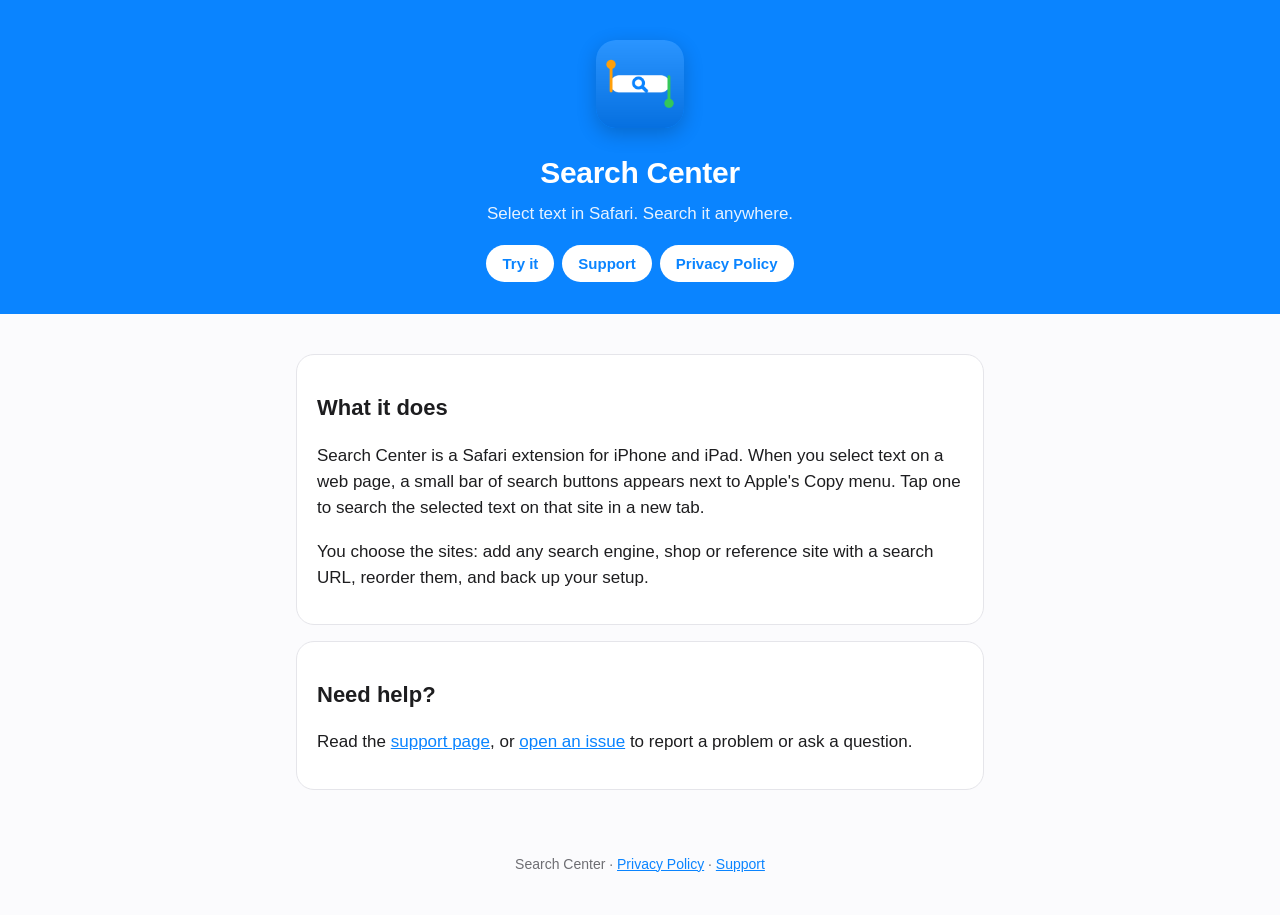
<file: index.html>
<!doctype html>
<html lang="en">
<head>
<meta charset="utf-8">
<meta name="viewport" content="width=device-width, initial-scale=1">
<title>Search Center</title>
<meta name="description" content="Search Center is a Safari extension for iPhone and iPad: select text and search it on any site.">
<link rel="icon" href="icon.png">
<link rel="stylesheet" href="style.css">
</head>
<body>
<header>
  <img src="icon.png" alt="">
  <h1>Search Center</h1>
  <p>Select text in Safari. Search it anywhere.</p>
  <nav><a href="try/">Try it</a><a href="support/">Support</a><a href="privacy/">Privacy Policy</a></nav>
</header>
<main>
  <div class="card">
    <h2>What it does</h2>
    <p>Search Center is a Safari extension for iPhone and iPad. When you select text on a web page, a small bar of search buttons appears next to Apple's Copy menu. Tap one to search the selected text on that site in a new tab.</p>
    <p>You choose the sites: add any search engine, shop or reference site with a search URL, reorder them, and back up your setup.</p>
  </div>
  <div class="card">
    <h2>Need help?</h2>
    <p>Read the <a href="support/">support page</a>, or <a href="https://github.com/NurvX/search-center/issues/new/choose">open an issue</a> to report a problem or ask a question.</p>
  </div>
</main>
<footer>Search Center · <a href="privacy/">Privacy Policy</a> · <a href="support/">Support</a></footer>
</body>
</html>
</file>
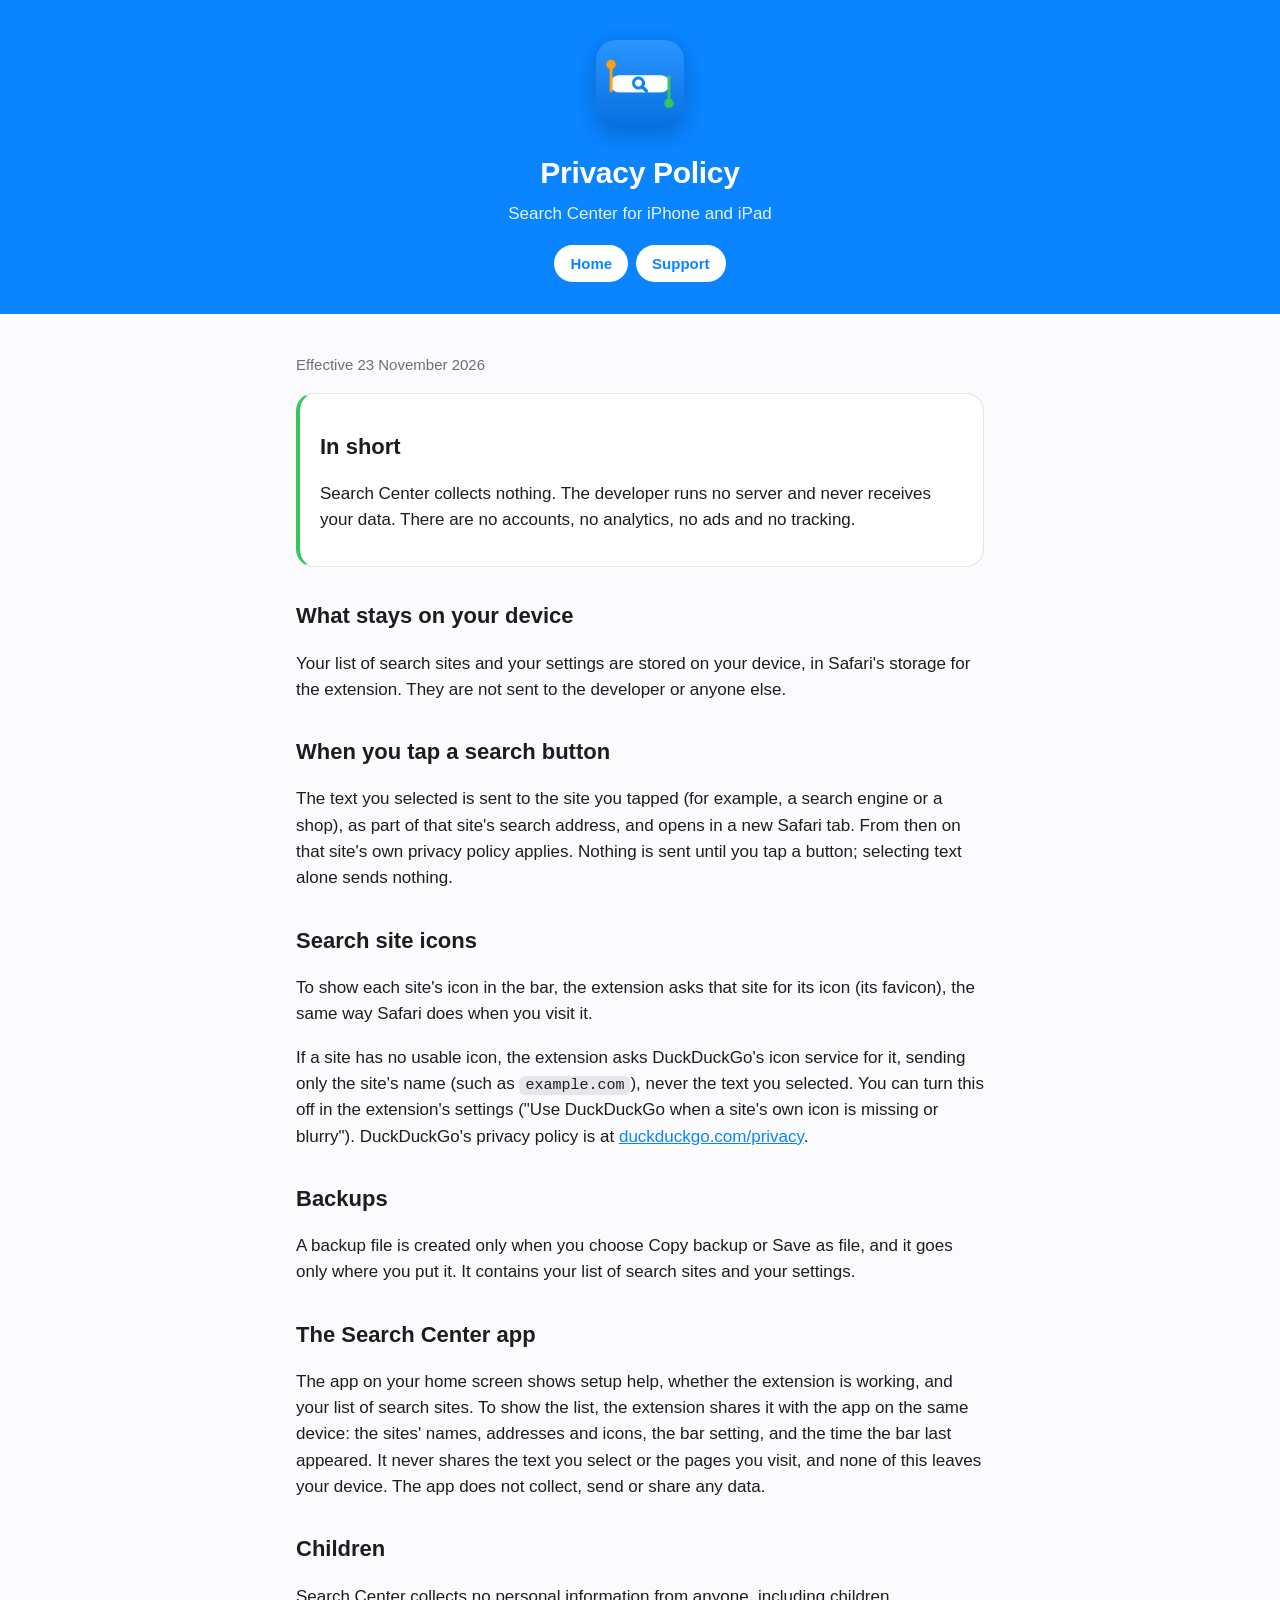
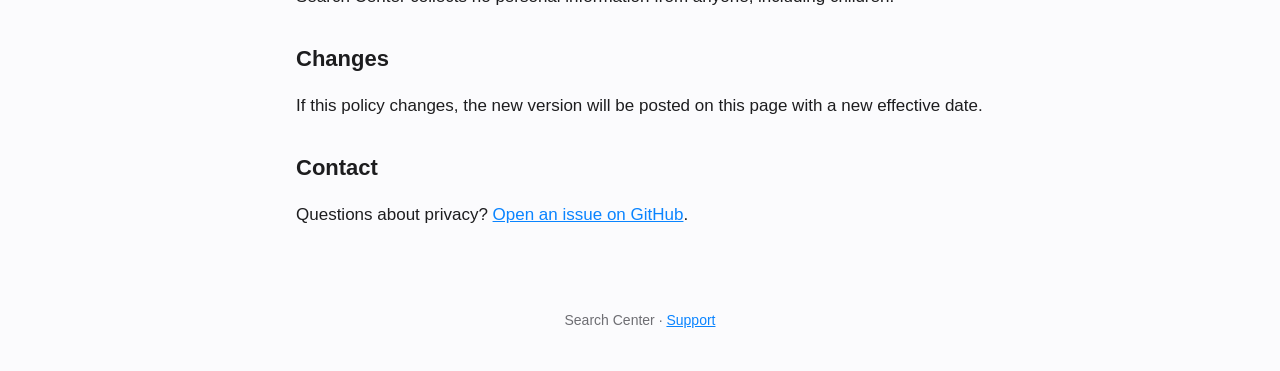
<file: privacy/index.html>
<!doctype html>
<html lang="en">
<head>
<meta charset="utf-8">
<meta name="viewport" content="width=device-width, initial-scale=1">
<title>Privacy Policy · Search Center</title>
<link rel="icon" href="../icon.png">
<link rel="stylesheet" href="../style.css">
</head>
<body>
<header>
  <img src="../icon.png" alt="">
  <h1>Privacy Policy</h1>
  <p>Search Center for iPhone and iPad</p>
  <nav><a href="../">Home</a><a href="../support/">Support</a></nav>
</header>
<main>
  <p class="meta">Effective 23 November 2026</p>

  <div class="card summary">
    <h2>In short</h2>
    <p>Search Center collects nothing. The developer runs no server and never receives your data. There are no accounts, no analytics, no ads and no tracking.</p>
  </div>

  <h2>What stays on your device</h2>
  <p>Your list of search sites and your settings are stored on your device, in Safari's storage for the extension. They are not sent to the developer or anyone else.</p>

  <h2>When you tap a search button</h2>
  <p>The text you selected is sent to the site you tapped (for example, a search engine or a shop), as part of that site's search address, and opens in a new Safari tab. From then on that site's own privacy policy applies. Nothing is sent until you tap a button; selecting text alone sends nothing.</p>

  <h2>Search site icons</h2>
  <p>To show each site's icon in the bar, the extension asks that site for its icon (its favicon), the same way Safari does when you visit it.</p>
  <p>If a site has no usable icon, the extension asks DuckDuckGo's icon service for it, sending only the site's name (such as <code>example.com</code>), never the text you selected. You can turn this off in the extension's settings ("Use DuckDuckGo when a site's own icon is missing or blurry"). DuckDuckGo's privacy policy is at <a href="https://duckduckgo.com/privacy">duckduckgo.com/privacy</a>.</p>

  <h2>Backups</h2>
  <p>A backup file is created only when you choose Copy backup or Save as file, and it goes only where you put it. It contains your list of search sites and your settings.</p>

  <h2>The Search Center app</h2>
  <p>The app on your home screen shows setup help, whether the extension is working, and your list of search sites. To show the list, the extension shares it with the app on the same device: the sites' names, addresses and icons, the bar setting, and the time the bar last appeared. It never shares the text you select or the pages you visit, and none of this leaves your device. The app does not collect, send or share any data.</p>

  <h2>Children</h2>
  <p>Search Center collects no personal information from anyone, including children.</p>

  <h2>Changes</h2>
  <p>If this policy changes, the new version will be posted on this page with a new effective date.</p>

  <h2>Contact</h2>
  <p>Questions about privacy? <a href="https://github.com/NurvX/search-center/issues/new/choose">Open an issue on GitHub</a>.</p>
</main>
<footer>Search Center · <a href="../support/">Support</a></footer>
</body>
</html>
</file>
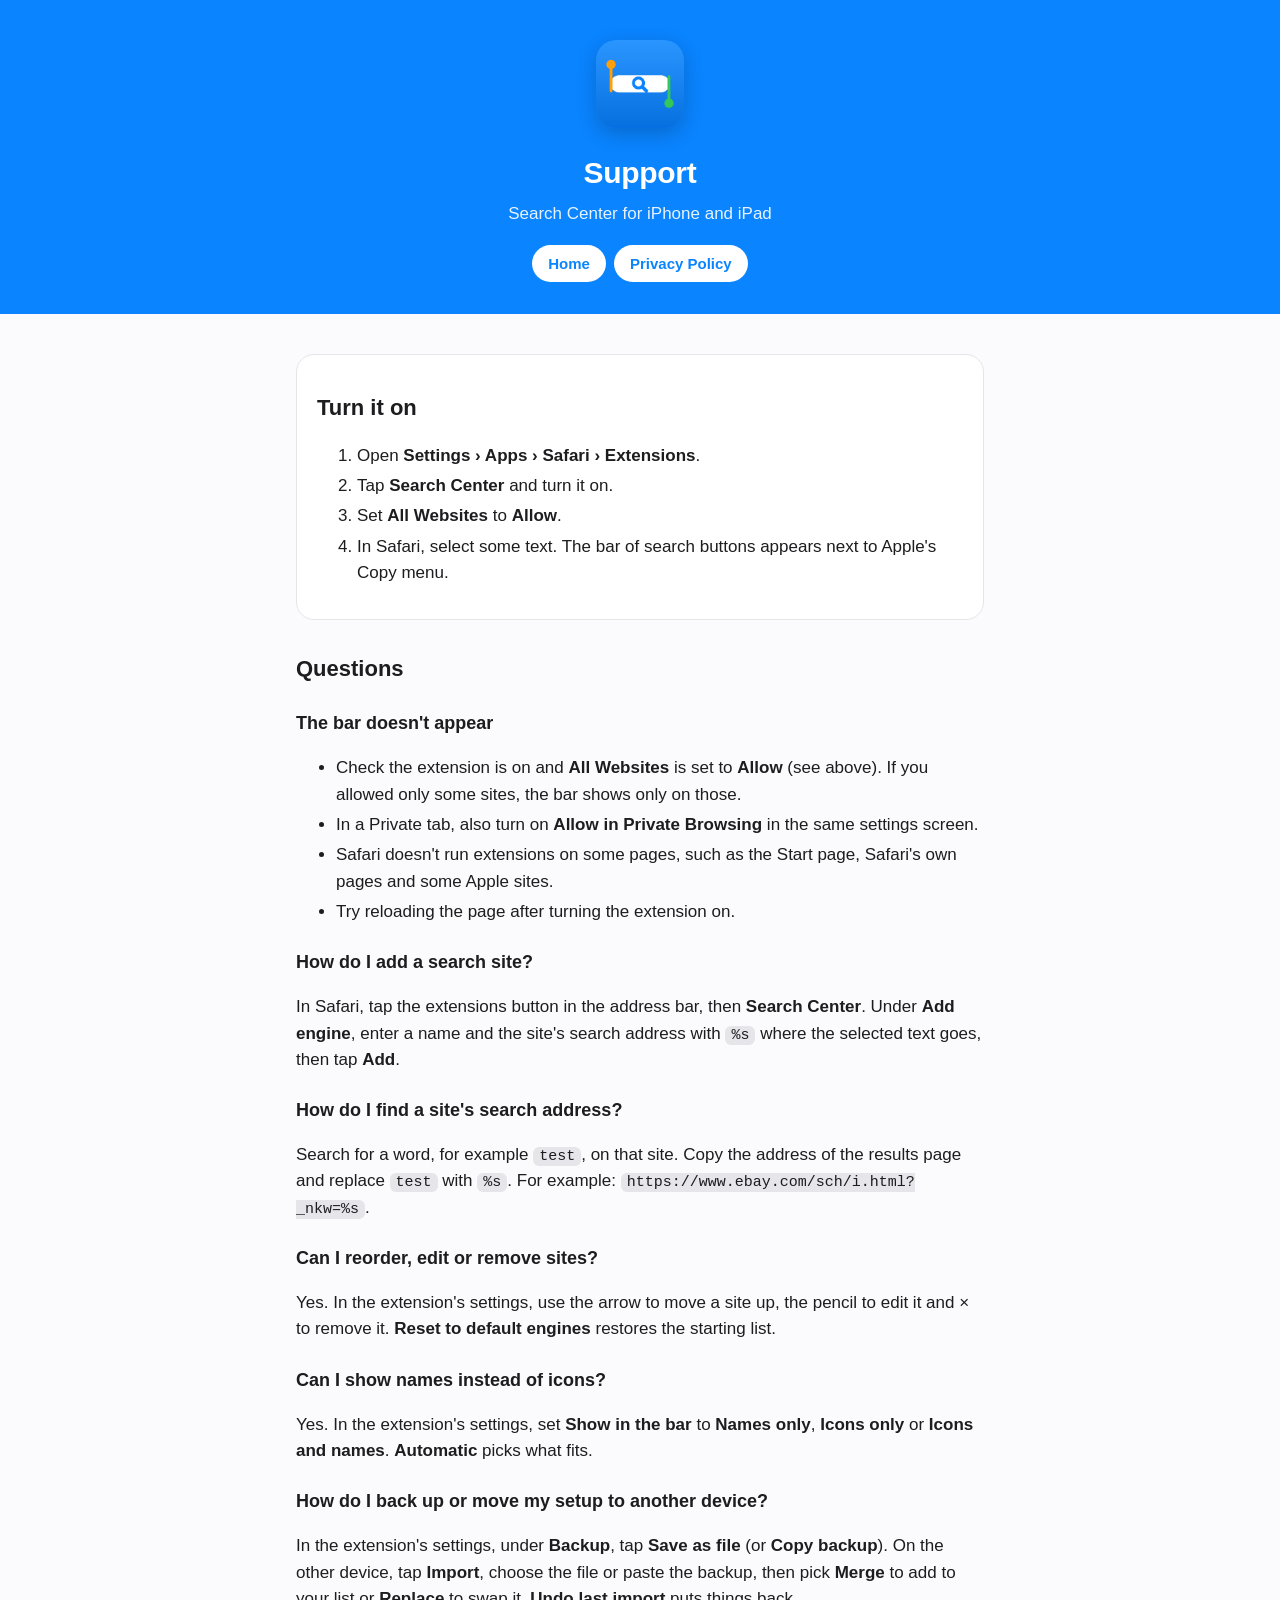
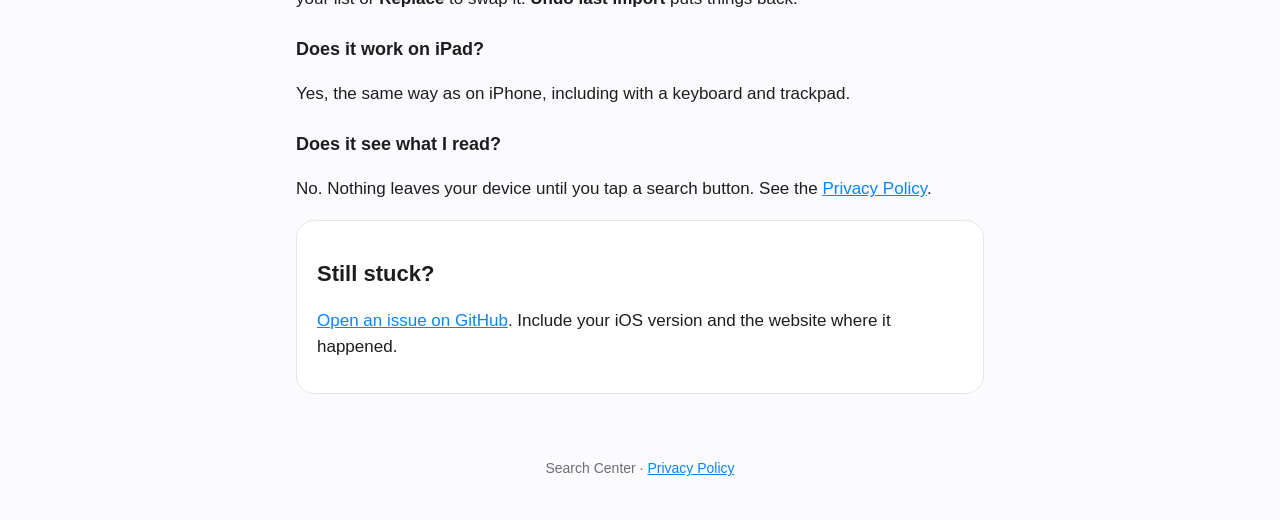
<file: support/index.html>
<!doctype html>
<html lang="en">
<head>
<meta charset="utf-8">
<meta name="viewport" content="width=device-width, initial-scale=1">
<title>Support · Search Center</title>
<link rel="icon" href="../icon.png">
<link rel="stylesheet" href="../style.css">
</head>
<body>
<header>
  <img src="../icon.png" alt="">
  <h1>Support</h1>
  <p>Search Center for iPhone and iPad</p>
  <nav><a href="../">Home</a><a href="../privacy/">Privacy Policy</a></nav>
</header>
<main>
  <div class="card">
    <h2>Turn it on</h2>
    <ol>
      <li>Open <b>Settings › Apps › Safari › Extensions</b>.</li>
      <li>Tap <b>Search Center</b> and turn it on.</li>
      <li>Set <b>All Websites</b> to <b>Allow</b>.</li>
      <li>In Safari, select some text. The bar of search buttons appears next to Apple's Copy menu.</li>
    </ol>
  </div>

  <h2>Questions</h2>

  <h3>The bar doesn't appear</h3>
  <ul>
    <li>Check the extension is on and <b>All Websites</b> is set to <b>Allow</b> (see above). If you allowed only some sites, the bar shows only on those.</li>
    <li>In a Private tab, also turn on <b>Allow in Private Browsing</b> in the same settings screen.</li>
    <li>Safari doesn't run extensions on some pages, such as the Start page, Safari's own pages and some Apple sites.</li>
    <li>Try reloading the page after turning the extension on.</li>
  </ul>

  <h3>How do I add a search site?</h3>
  <p>In Safari, tap the extensions button in the address bar, then <b>Search Center</b>. Under <b>Add engine</b>, enter a name and the site's search address with <code>%s</code> where the selected text goes, then tap <b>Add</b>.</p>

  <h3>How do I find a site's search address?</h3>
  <p>Search for a word, for example <code>test</code>, on that site. Copy the address of the results page and replace <code>test</code> with <code>%s</code>. For example: <code>https://www.ebay.com/sch/i.html?_nkw=%s</code>.</p>

  <h3>Can I reorder, edit or remove sites?</h3>
  <p>Yes. In the extension's settings, use the arrow to move a site up, the pencil to edit it and × to remove it. <b>Reset to default engines</b> restores the starting list.</p>

  <h3>Can I show names instead of icons?</h3>
  <p>Yes. In the extension's settings, set <b>Show in the bar</b> to <b>Names only</b>, <b>Icons only</b> or <b>Icons and names</b>. <b>Automatic</b> picks what fits.</p>

  <h3>How do I back up or move my setup to another device?</h3>
  <p>In the extension's settings, under <b>Backup</b>, tap <b>Save as file</b> (or <b>Copy backup</b>). On the other device, tap <b>Import</b>, choose the file or paste the backup, then pick <b>Merge</b> to add to your list or <b>Replace</b> to swap it. <b>Undo last import</b> puts things back.</p>

  <h3>Does it work on iPad?</h3>
  <p>Yes, the same way as on iPhone, including with a keyboard and trackpad.</p>

  <h3>Does it see what I read?</h3>
  <p>No. Nothing leaves your device until you tap a search button. See the <a href="../privacy/">Privacy Policy</a>.</p>

  <div class="card">
    <h2>Still stuck?</h2>
    <p><a href="https://github.com/NurvX/search-center/issues/new/choose">Open an issue on GitHub</a>. Include your iOS version and the website where it happened.</p>
  </div>
</main>
<footer>Search Center · <a href="../privacy/">Privacy Policy</a></footer>
</body>
</html>
</file>
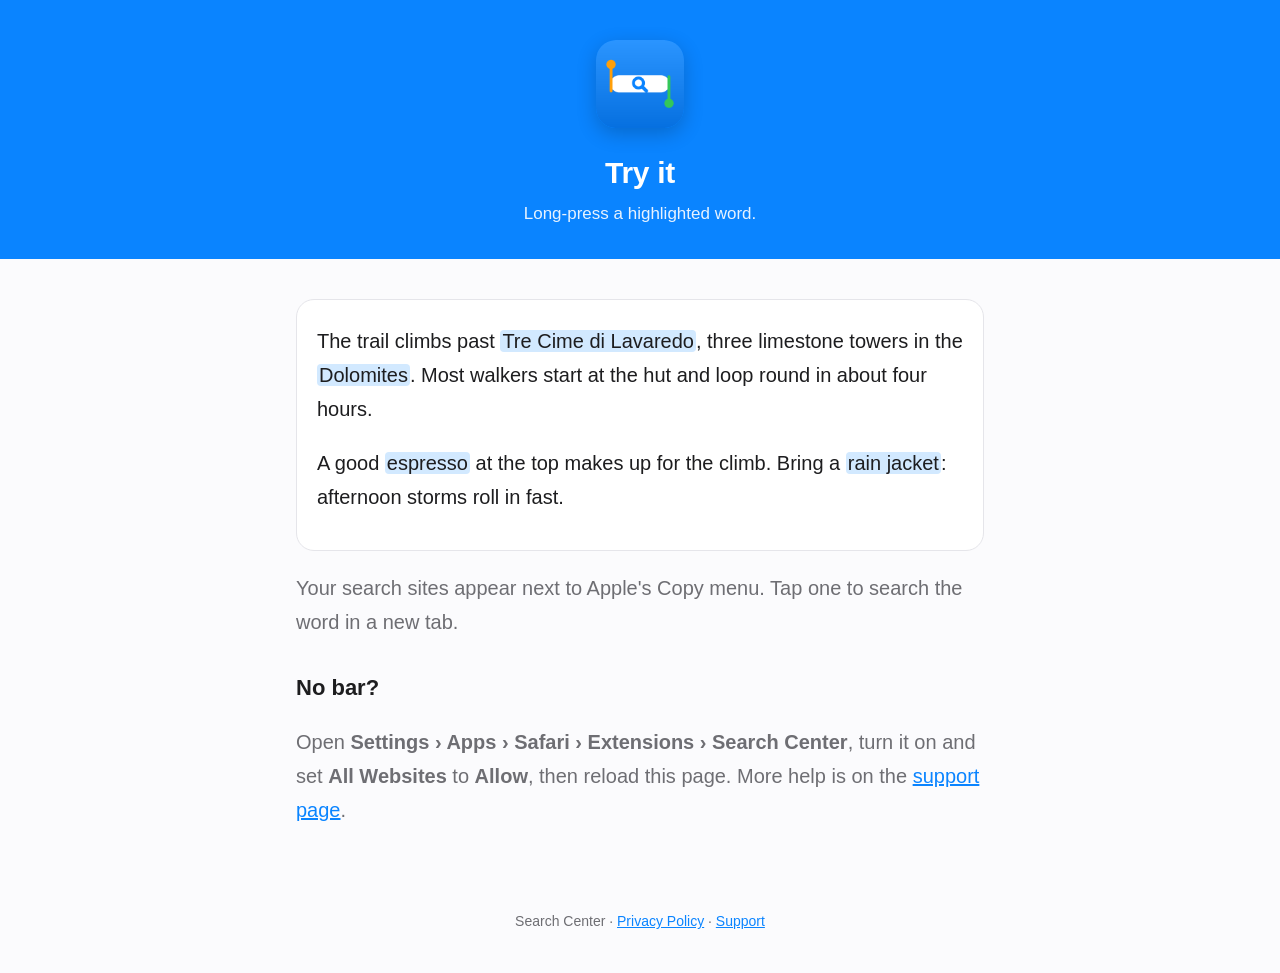
<file: try/index.html>
<!doctype html>
<html lang="en">
<head>
<meta charset="utf-8">
<meta name="viewport" content="width=device-width, initial-scale=1">
<title>Try it · Search Center</title>
<link rel="icon" href="../icon.png">
<link rel="stylesheet" href="../style.css">
<style>
  .try p { font-size: 20px; line-height: 1.7; }
  mark { background: rgba(10, 132, 255, .18); color: inherit; border-radius: 4px; padding: 0 2px; }
</style>
</head>
<body>
<header>
  <img src="../icon.png" alt="">
  <h1>Try it</h1>
  <p>Long-press a highlighted word.</p>
</header>
<main class="try">
  <div class="card">
    <p>The trail climbs past <mark>Tre Cime di Lavaredo</mark>, three limestone towers in the <mark>Dolomites</mark>. Most walkers start at the hut and loop round in about four hours.</p>
    <p>A good <mark>espresso</mark> at the top makes up for the climb. Bring a <mark>rain jacket</mark>: afternoon storms roll in fast.</p>
  </div>
  <p class="meta">Your search sites appear next to Apple's Copy menu. Tap one to search the word in a new tab.</p>
  <h2>No bar?</h2>
  <p class="meta">Open <b>Settings › Apps › Safari › Extensions › Search Center</b>, turn it on and set <b>All Websites</b> to <b>Allow</b>, then reload this page. More help is on the <a href="../support/">support page</a>.</p>
</main>
<footer>Search Center · <a href="../privacy/">Privacy Policy</a> · <a href="../support/">Support</a></footer>
</body>
</html>
</file>
<file: style.css>
:root {
  color-scheme: light dark;
  --blue: #0a84ff;
  --orange: #ff9f0a;
  --green: #34c759;
  --bg: #fbfbfd;
  --card: #ffffff;
  --ink: #1d1d1f;
  --sub: #6e6e73;
  --line: #e5e5ea;
}
@media (prefers-color-scheme: dark) {
  :root { --bg: #000; --card: #1c1c1e; --ink: #f5f5f7; --sub: #98989d; --line: #2c2c2e; }
}
* { box-sizing: border-box; }
body {
  margin: 0;
  background: var(--bg);
  color: var(--ink);
  font: 17px/1.55 -apple-system, BlinkMacSystemFont, "SF Pro Text", "Helvetica Neue", Arial, sans-serif;
}
header {
  background: var(--blue);
  color: #fff;
  padding: 40px 16px 32px;
  text-align: center;
}
header img { width: 88px; height: 88px; border-radius: 20px; box-shadow: 0 6px 20px rgba(0, 0, 0, .2); }
header h1 { margin: 14px 0 4px; font-size: 30px; letter-spacing: -.3px; }
header p { margin: 0; opacity: .9; }
nav { display: flex; gap: 8px; justify-content: center; margin-top: 18px; flex-wrap: wrap; }
nav a {
  color: var(--blue);
  background: #fff;
  border-radius: 999px;
  padding: 7px 16px;
  font-weight: 600;
  text-decoration: none;
  font-size: 15px;
}
main { max-width: 720px; margin: 0 auto; padding: 24px 16px 64px; }
h2 { font-size: 22px; margin: 32px 0 8px; }
h3 { font-size: 18px; margin: 24px 0 4px; }
a { color: var(--blue); }
.card { background: var(--card); border-radius: 18px; padding: 4px 20px 16px; margin-top: 16px; border: 1px solid var(--line); }
.summary { border-left: 4px solid var(--green); }
.meta { color: var(--sub); font-size: 15px; }
code { background: var(--line); border-radius: 6px; padding: 1px 6px; font-size: 15px; }
ol li, ul li { margin: 4px 0; }
footer { text-align: center; color: var(--sub); font-size: 14px; padding: 0 16px 40px; }
</file>
